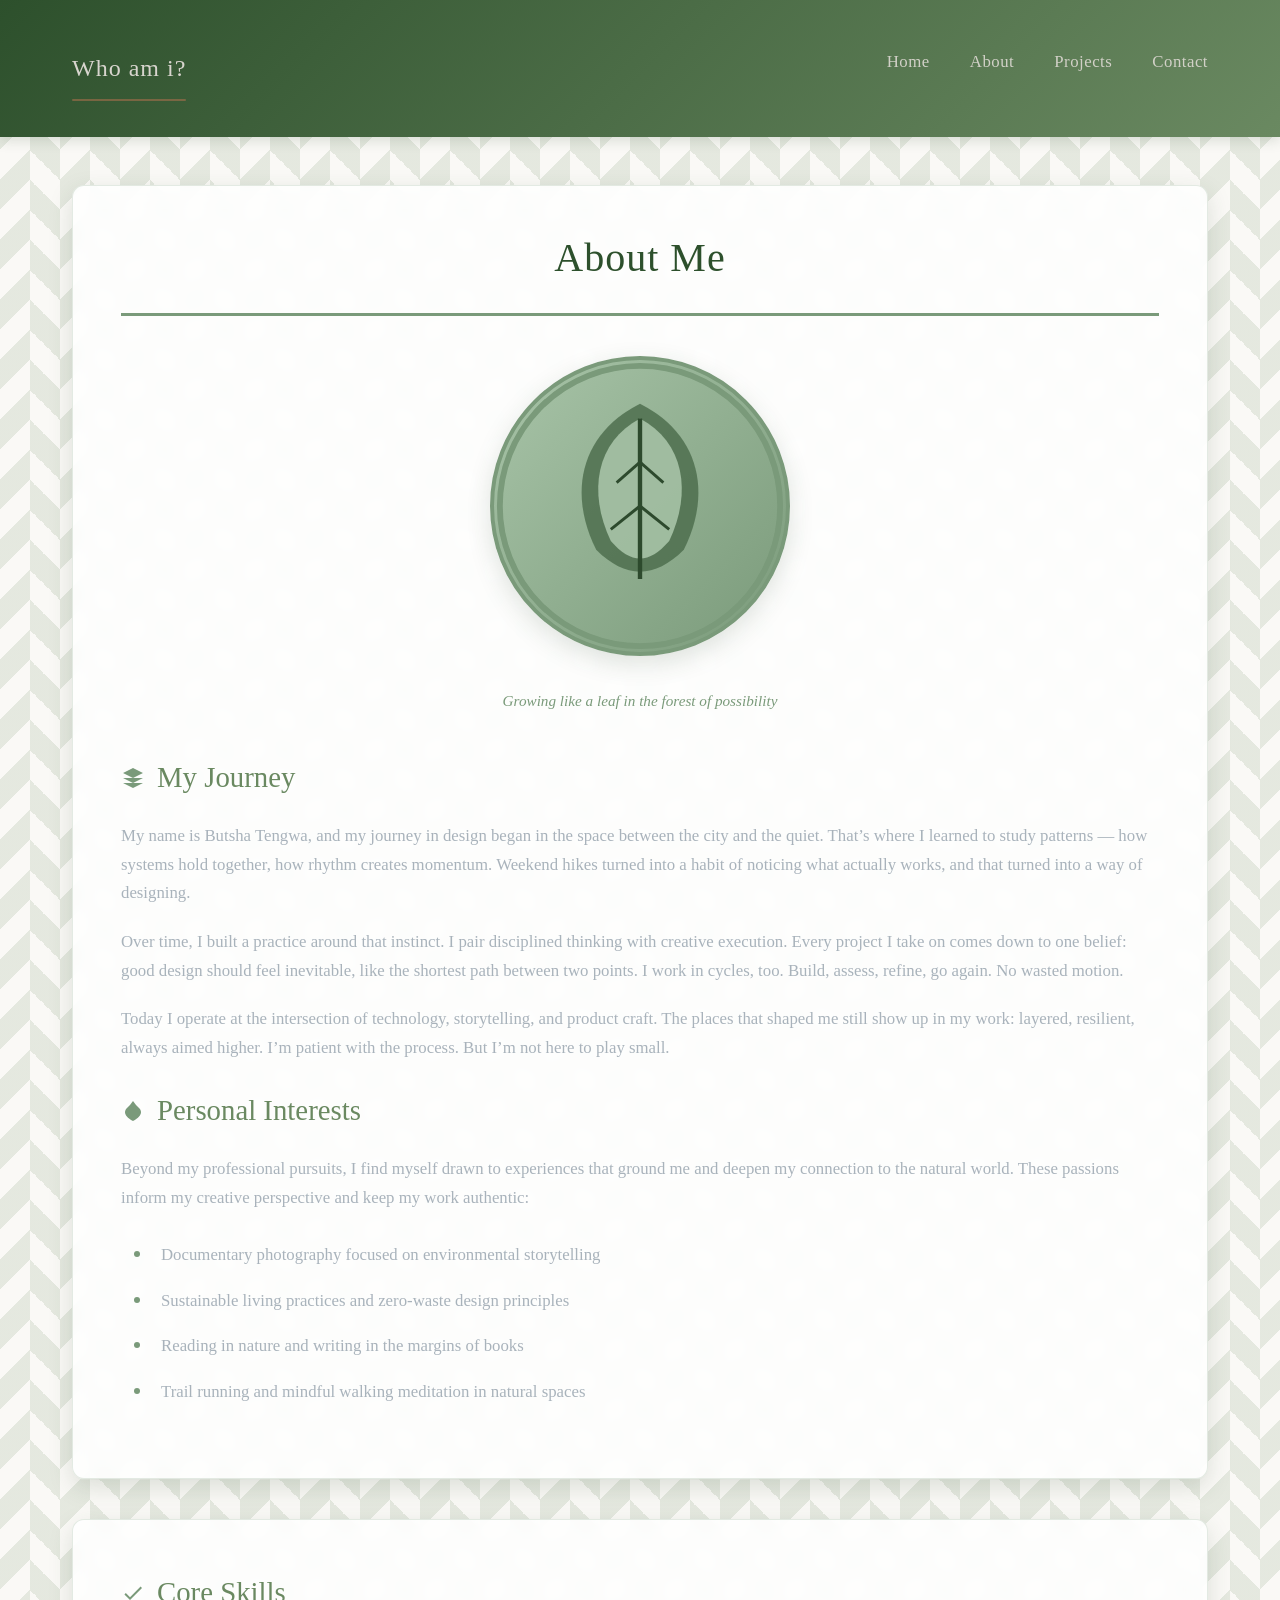
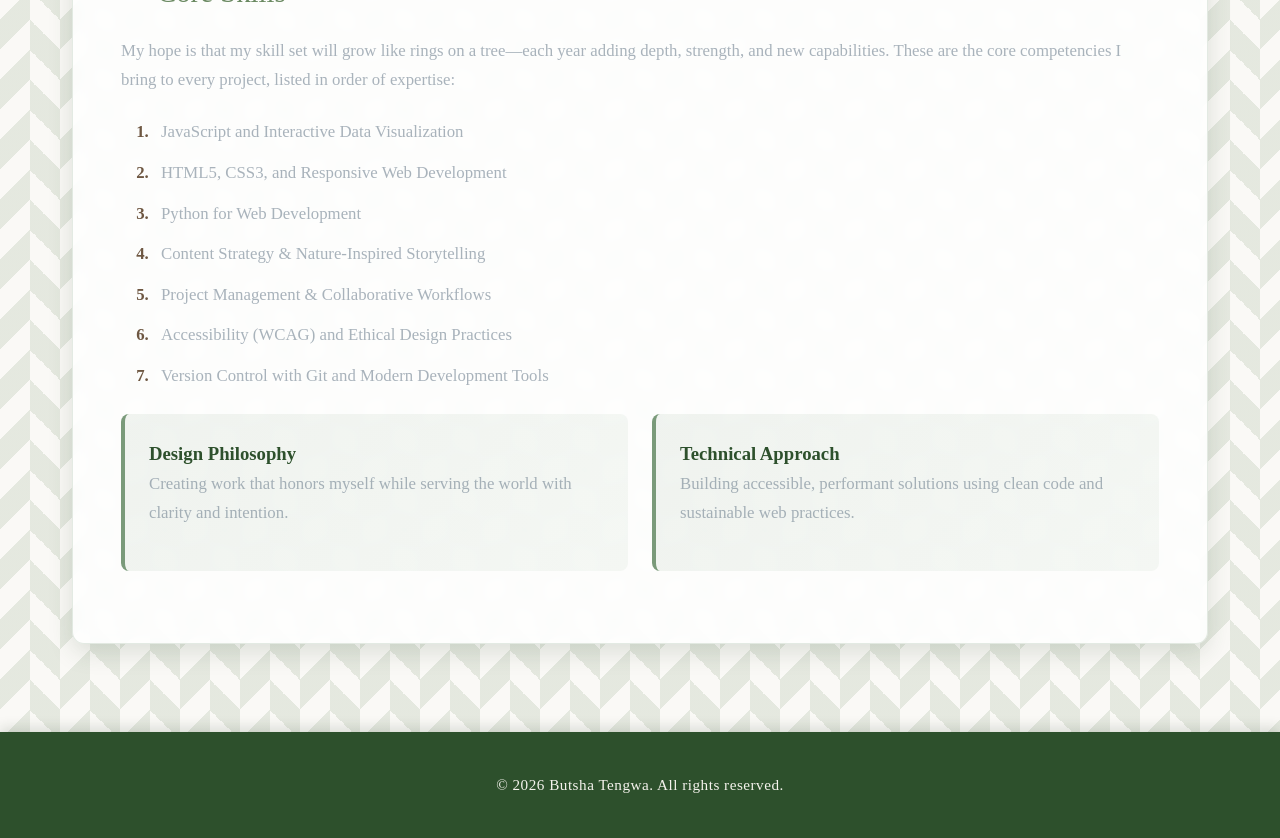
<file: about.html>
<!DOCTYPE html>
<html lang="en">
<head>
    <meta charset="UTF-8">
    <meta name="viewport" content="width=device-width, initial-scale=1.0">
    <meta name="description" content="About me - A retrospective nature-themed portfolio showcasing my journey, skills, and connection to the natural world">
    <meta name="author" content="Portfolio Owner">
    <title>About Me |My first Portfolio</title>
    <link rel="icon" href="https://fav.farm/🌳" />
    <link rel="stylesheet" href="./style.css">
   
</head>
<body>

 <!-- Header Section with Navigation -->
    <header>
            <nav>
                <a href="./about.html" class="logo">Who am i?</a>
                <ul class = "nav-logo">
                    <li><a href="index.html">Home</a></li>
                    <li><a href="about.html" aria-current="page">About</a></li>
                    <li><a href="projects.html">Projects</a></li>
                    <li><a href="contact.html">Contact</a></li>
                </ul>
            </nav>
        </div>
    </header>

    <!-- Main Content -->
    <main>
        <!-- About Me Section -->
        <section id="about-me">
            <h1>About Me</h1>
            
            <div class="image-container">
                <svg class="about-image" viewBox="0 0 100 100" xmlns="http://www.w3.org/2000/svg" alt="Stylized green leaf illustration representing growth and connection to nature">
                    <circle cx="50" cy="50" r="48" fill="none" stroke="#7a9a7a" stroke-width="2"/>
                    <path d="M50 15 C 30 25, 25 45, 35 65 C 45 75, 55 75, 65 65 C 75 45, 70 25, 50 15 Z" fill="#4a6b4a" opacity="0.8"/>
                    <path d="M50 20 C 35 28, 32 45, 40 62 C 47 70, 53 70, 60 62 C 68 45, 65 28, 50 20 Z" fill="#a8c4a8" opacity="0.9"/>
                    <line x1="50" y1="20" x2="50" y2="75" stroke="#2d4a2d" stroke-width="1.5"/>
                    <line x1="50" y1="35" x2="42" y2="42" stroke="#2d4a2d" stroke-width="1"/>
                    <line x1="50" y1="35" x2="58" y2="42" stroke="#2d4a2d" stroke-width="1"/>
                    <line x1="50" y1="50" x2="40" y2="58" stroke="#2d4a2d" stroke-width="1"/>
                    <line x1="50" y1="50" x2="60" y2="58" stroke="#2d4a2d" stroke-width="1"/>
                </svg>
                <p class="image-caption">Growing like a leaf in the forest of possibility</p>
            </div>

            <article>
                <h2>
                    <svg class="section-icon" viewBox="0 0 24 24" xmlns="http://www.w3.org/2000/svg">
                        <path d="M12 2L2 7l10 5 10-5-10-5zM2 17l10 5 10-5M2 12l10 5 10-5"/>
                    </svg>
                    My Journey
                </h2>
                <p>
                    My name is Butsha Tengwa, and my journey in design began in the space between the city and the quiet.
                That’s where I learned to study patterns — how systems hold together, how rhythm creates momentum. Weekend hikes turned into a habit of noticing what actually works, and that turned into a way of designing.
                </p>
                <p>
                    Over time, I built a practice around that instinct. I pair disciplined thinking with creative execution. Every project I take on comes down to one belief: good design should feel inevitable, like the shortest path between two points. I work in cycles, too. Build, assess, refine, go again. No wasted motion.
                </p>
                <p>
                    Today I operate at the intersection of technology, storytelling, and product craft. The places that shaped me still show up in my work: layered, resilient, always aimed higher. I’m patient with the process. But I’m not here to play small.
                </p>
            </article>

            <article>
                <h2>
                    <svg class="section-icon" viewBox="0 0 24 24" xmlns="http://www.w3.org/2000/svg">
                        <path d="M12 2C10 5 8 7 6 9C5 10 4 11.5 4 13C4 16 6.5 19 12 22C17.5 19 20 16 20 13C20 11.5 19 10 18 9C16 7 14 5 12 2Z"/>
                    </svg>
                    Personal Interests
                </h2>
                <p>
                    Beyond my professional pursuits, I find myself drawn to experiences that ground me and deepen my connection to the natural world. These passions inform my creative perspective and keep my work authentic:
                </p>
                <ul>
                    <li>Documentary photography focused on environmental storytelling</li>
                    <li>Sustainable living practices and zero-waste design principles</li>
                    <li>Reading in nature and writing in the margins of books</li>
                    <li>Trail running and mindful walking meditation in natural spaces</li>
                </ul>
            </article>
        </section>

        <!-- Skills Section -->
        <section id="skills">
            <h2>
                <svg class="section-icon" viewBox="0 0 24 24" xmlns="http://www.w3.org/2000/svg">
                    <path d="M9 16.17L4.83 12l-1.42 1.41L9 19 21 7l-1.41-1.41z"/>
                </svg>
                Core Skills
            </h2>
            <article>
                <p>
                    My hope is that my skill set will grow like rings on a tree—each year adding depth, strength, and new capabilities. These are the core competencies I bring to every project, listed in order of expertise:
                </p>
                <ol>
                    <li>JavaScript and Interactive Data Visualization</li>
                    <li>HTML5, CSS3, and Responsive Web Development</li>
                    <li>Python for Web Development</li>
                    <li>Content Strategy & Nature-Inspired Storytelling</li>
                    <li>Project Management & Collaborative Workflows</li>
                    <li>Accessibility (WCAG) and Ethical Design Practices</li>
                    <li>Version Control with Git and Modern Development Tools</li>
                </ol>
                
                <div class="skills-grid">
                    <div class="skill-card">
                        <h3>Design Philosophy</h3>
                        <p>Creating work that honors myself while serving the world with clarity and intention.</p>
                    </div>
                    <div class="skill-card">
                        <h3>Technical Approach</h3>
                        <p>Building accessible, performant solutions using clean code and sustainable web practices.</p>
                    </div>
                </div>
            </article>
        </section>
    </main>

    <!-- Footer Section -->
    <footer>
    <p>&copy; 2026 Butsha Tengwa. All rights reserved.</p>
    </footer>

<script>(function(){document.addEventListener("click",function(e){var a=e.target.closest("[data-product-id]");if(!a)return;e.preventDefault();var pid=a.getAttribute("data-product-id");if(pid)parent.postMessage({type:"ecto-artifact-link-click",productId:pid},"*")})})();</script>
</body>
</html>
</file>
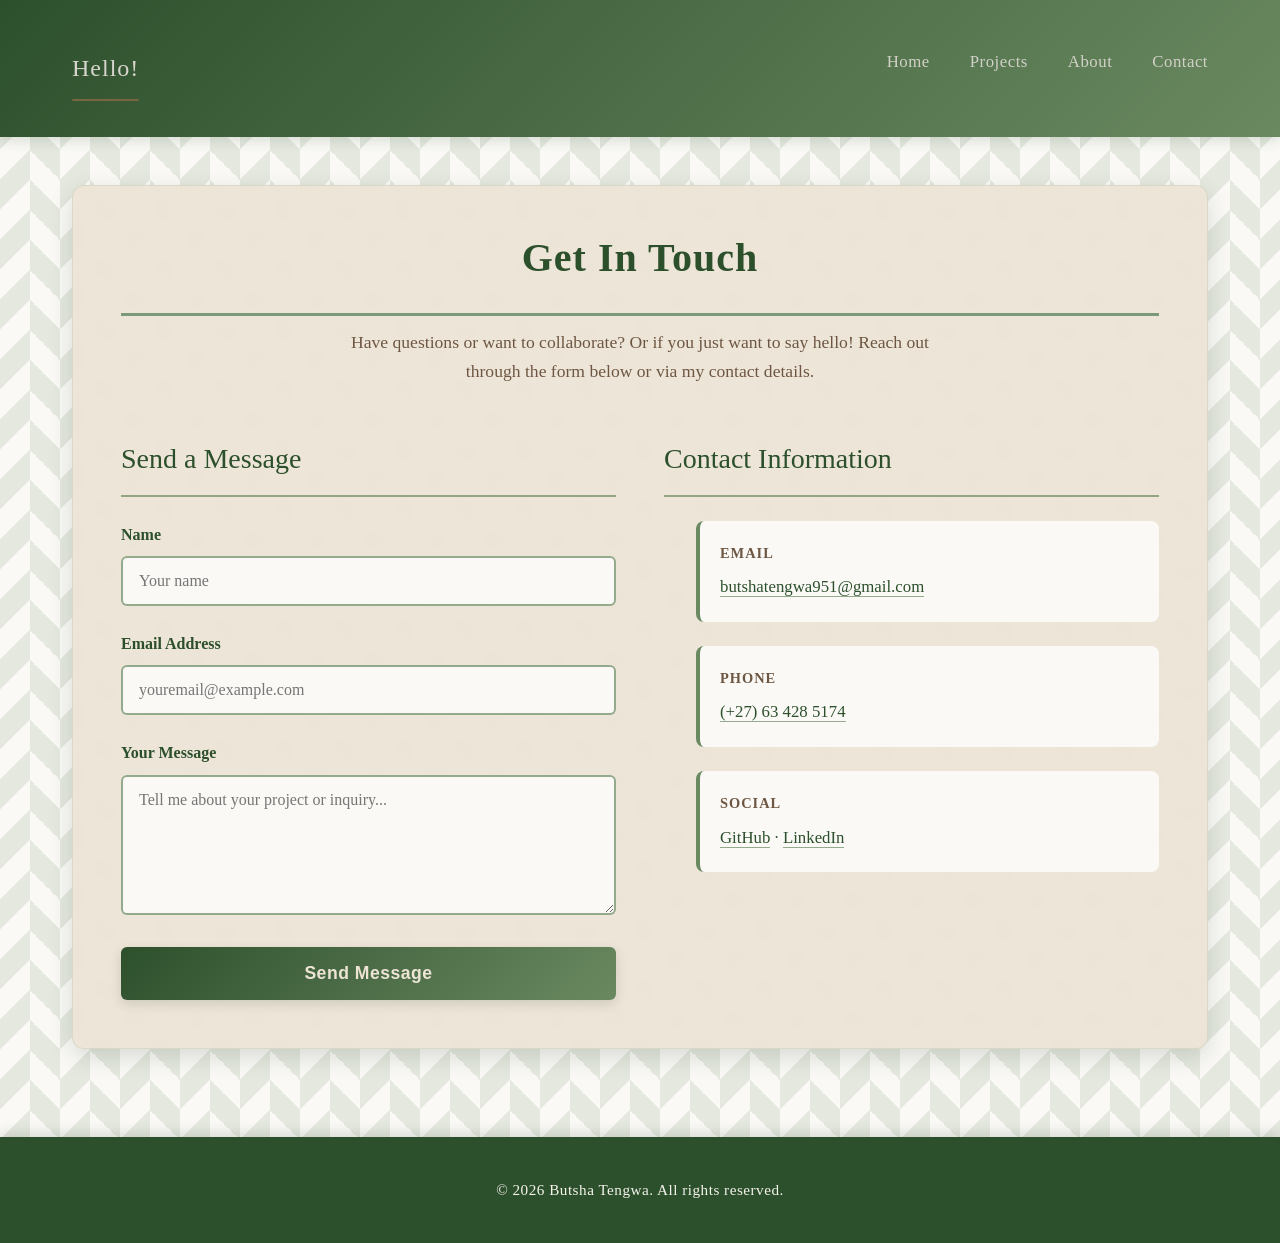
<file: contact.html>
<!DOCTYPE html>
<html lang="en">
<head>
    <meta charset="UTF-8">
    <meta name="viewport" content="width=device-width, initial-scale=1.0">
    <meta name="description" content="Contact page for a retrospective nature-themed photography portfolio. Get in touch for collaborations and inquiries.">
    <meta name="author" content="Nature Portfolio">
    <title>Contact | My first Portfolio</title>
    <link rel="icon" href="https://fav.farm/🌳" />
    <link rel="stylesheet" href="./style.css">
</head>
<body>
    <!-- Site Header with Navigation -->
    <header>
        <nav>
            <a href="./index.html" class="logo">Hello!</a>
            <ul>
                <li><a href="./index.html">Home</a></li>
                <li><a href="./projects.html">Projects</a></li>
                <li><a href="./about.html">About</a></li>
                <li><a href="./contact.html" aria-current="page">Contact</a></li>
            </ul>
        </nav>
    </header>

    <!-- Main Content Area -->
    <main>
        <!-- Contact Section -->
        <section class="contact-section">
            <div class="section-header">
                <h1>Get In Touch</h1>
                <p>Have questions or want to collaborate? Or if you just want to say hello! Reach out through the form below or via my contact details.</p>
            </div>

            <div class="contact-container">
                <!-- Contact Form -->
                <div class="contact-form-wrapper">
                    <h2>Send a Message</h2>
                    <form action="https://formspree.io/f/xaqzwdrp" method="post">
                        <div class="form-group">
                            <label for="name">Name</label>
                            <input type="text" id="name" name="name" placeholder="Your name" >
                        </div>

                        <div class="form-group">
                            <label for="email">Email Address</label>
                            <input type="email" id="email" name="email" placeholder="youremail@example.com">
                        </div>
                        <div class="form-group">
                            <label for="message">Your Message</label>
                            <textarea id="message" name="message" placeholder="Tell me about your project or inquiry..." required></textarea>
                        </div>

                        <button type="submit">Send Message</button>
                   
                    </form>
                </div>

                <!-- Contact Information -->
                <div class="contact-info-wrapper">
                    <h2>Contact Information</h2>
                    <ul class="contact-info-list">
                        <li>
                            <span class="info-label">Email</span>
                            <span class="info-value">
                                <a href="mailto:butshatengwa951@gmail.com">butshatengwa951@gmail.com</a>
                            </span>
                        </li>
                        <li>
                            <span class="info-label">Phone</span>
                            <span class="info-value">
                                <a href="tel:+1234567890">(+27) 63 428 5174</a>
                            </span>
                        </li>
                    
                        <li>
                            <span class="info-label">Social</span>
                            <span class="info-value">
                                <a href="https://github.com/butshatengwa951-cmd" target="_blank" rel="noopener noreferrer">GitHub</a> · 
                                <a href="https://www.linkedin.com/in/butsha-tengwa-66378a313/" target="_blank" rel="noopener noreferrer">LinkedIn</a>
                            </span>
                        </li>
                    
                    </ul>
                </div>
            </div>
        </section>
    </main>

    <!-- Site Footer -->
    <footer>
    <p>&copy; 2026 Butsha Tengwa. All rights reserved.</p>  
    </footer>
<script>(function(){document.addEventListener("click",function(e){var a=e.target.closest("[data-product-id]");if(!a)return;e.preventDefault();var pid=a.getAttribute("data-product-id");if(pid)parent.postMessage({type:"ecto-artifact-link-click",productId:pid},"*")})})();</script>
</body>
</html>
</file>
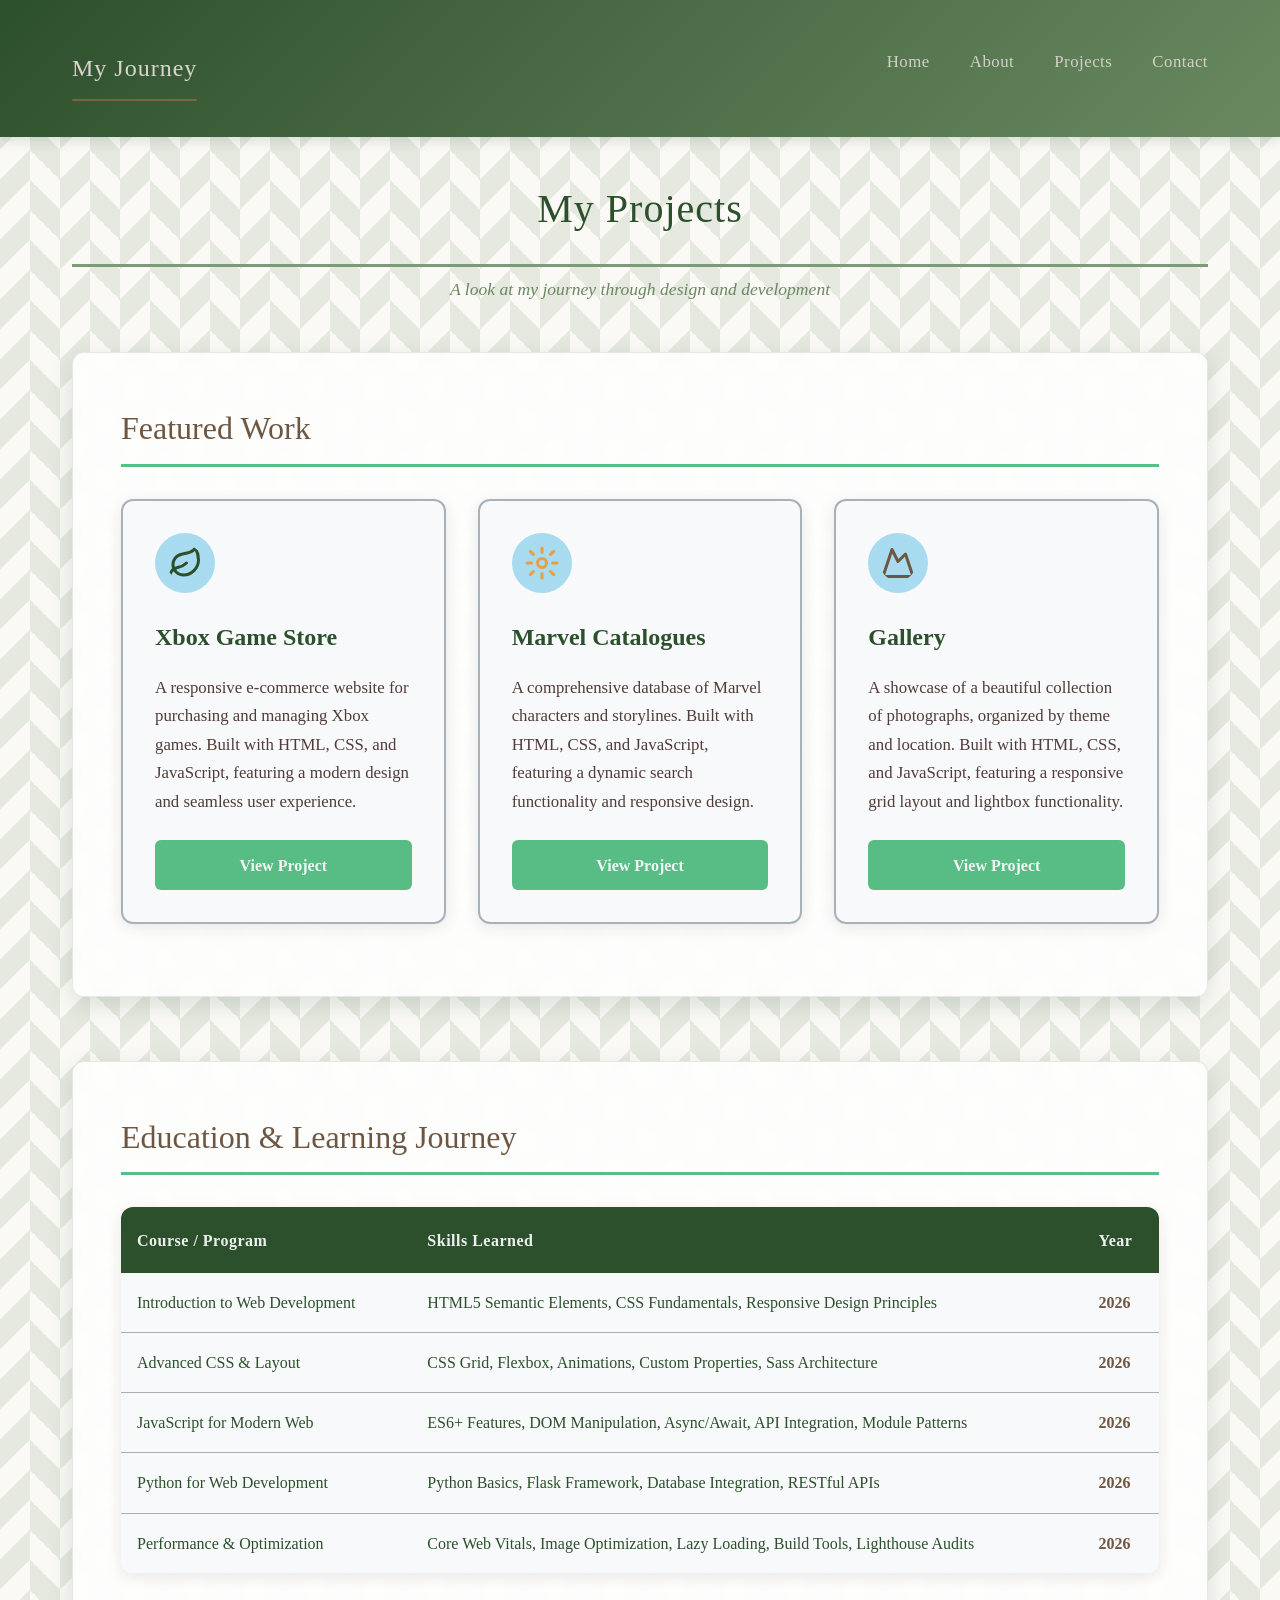
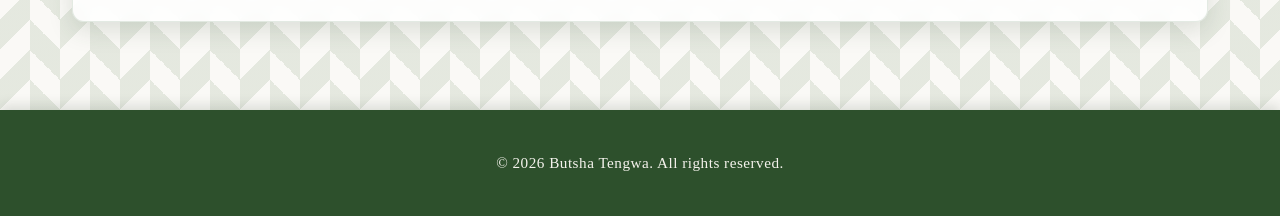
<file: projects.html>
<!DOCTYPE html>
<html lang="en">
<head>
    <meta charset="UTF-8">
    <meta name="viewport" content="width=device-width, initial-scale=1.0">
    <meta name="description" content="Projects and learning journey - Nature-themed retrospective portfolio showcasing web development work and education">
    <meta name="author" content="Your Name">
    <title>Projects | My first Portfolio</title>
    <link rel="icon" href="https://fav.farm/🌳" />
    <link rel="stylesheet" href="./style.css">
    
</head>
<body>
    <!-- Site Header with Navigation -->
    <header>
        <nav>
            <a href="index.html" class="logo">My Journey</a>
            <ul>
                <li><a href="index.html">Home</a></li>
                <li><a href="about.html">About</a></li>
                <li><a href="projects.html" aria-current="page">Projects</a></li>
                <li><a href="contact.html">Contact</a></li>
            </ul>
        </nav>
    </header>

    <!-- Main Content Area -->
    <main>
        <h1>My Projects</h1>
        <p class="subtitle">A look at my journey through design and development</p>

        <!-- Projects Section with CSS Grid -->
        <section class="projects-section">
            <h2 class="section-heading">Featured Work</h2>
            <div class="projects-grid">
                
                <!-- Project Card 1: Xbox game store -->
                <article class="project-card">
                    <!-- Simple SVG Icon - Leaf -->
                    <svg class="project-icon" xmlns="http://www.w3.org/2000/svg" viewBox="0 0 24 24" fill="none" stroke="var(--forest-green)" stroke-width="2" stroke-linecap="round" stroke-linejoin="round">
                        <path d="M11 20A7 7 0 0 1 9.8 6.1C15.5 5 17 4.48 19 2c1 2 2 4.18 2 8 0 5.5-4.78 10-10 10Z"/>
                        <path d="M2 21c0-3 1.85-5.36 5.08-6C9.5 14.52 12 13 13 12"/>
                    </svg>
                    <h3>Xbox Game Store</h3>
                    <p>A responsive e-commerce website for purchasing and managing Xbox games. Built with HTML, CSS, and JavaScript, featuring a modern design and seamless user experience.</p>
                    <a href="./add-on-files/exercise 4/index.html" class="project-link">View Project</a>
                </article>

                <!-- Project Card 2: Marvel Catalogues -->
                <article class="project-card">
                    <!-- Simple SVG Icon - Flower -->
                    <svg class="project-icon" xmlns="http://www.w3.org/2000/svg" viewBox="0 0 24 24" fill="none" stroke="var(--sunset-orange)" stroke-width="2" stroke-linecap="round" stroke-linejoin="round">
                        <circle cx="12" cy="12" r="3"/>
                        <path d="M12 2v3M12 19v3M4.22 4.22l2.12 2.12M17.66 17.66l2.12 2.12M2 12h3M19 12h3M4.22 19.78l2.12-2.12M17.66 6.34l2.12-2.12"/>
                    </svg>
                    <h3>Marvel Catalogues</h3>
                    <p>A comprehensive database of Marvel characters and storylines. Built with HTML, CSS, and JavaScript, featuring a dynamic search functionality and responsive design.</p>
                    <a href="./add-on-files/products/products.html" class="project-link">View Project</a>
                </article>

                <!-- Project Card 3: Gallery -->
                <article class="project-card">
                    <!-- Simple SVG Icon - Mountain -->
                    <svg class="project-icon" xmlns="http://www.w3.org/2000/svg" viewBox="0 0 24 24" fill="none" stroke="var(--earth-brown)" stroke-width="2" stroke-linecap="round" stroke-linejoin="round">
                        <path d="m8 3 4 8 5-5 5 15H2L8 3z"/>
                    </svg>
                    <h3>Gallery</h3>
                    <p>A showcase of a beautiful collection of photographs, organized by theme and location. Built with HTML, CSS, and JavaScript, featuring a responsive grid layout and lightbox functionality.</p>
                    <a href="./add-on-files/gallery.html/gallery.html" class="project-link">View Project</a>
                </article>

            </div>
        </section>

        <!-- Education & Learning Journey Section -->
        <section class="education-section">
            <h2 class="section-heading">Education & Learning Journey</h2>
            <div class="table-container">
                <table>
                    <thead>
                        <tr>
                            <th scope="col">Course / Program</th>
                            <th scope="col">Skills Learned</th>
                            <th scope="col">Year</th>
                        </tr>
                    </thead>
                    <tbody>
                        <tr>
                            <td>Introduction to Web Development</td>
                            <td>HTML5 Semantic Elements, CSS Fundamentals, Responsive Design Principles</td>
                            <td class="year-cell">2026</td>
                        </tr>
                        <tr>
                            <td>Advanced CSS & Layout</td>
                            <td>CSS Grid, Flexbox, Animations, Custom Properties, Sass Architecture</td>
                            <td class="year-cell">2026</td>
                        </tr>
                        <tr>
                            <td>JavaScript for Modern Web</td>
                            <td>ES6+ Features, DOM Manipulation, Async/Await, API Integration, Module Patterns</td>
                            <td class="year-cell">2026</td>
                        </tr>
                        <tr>
                            <td>Python for Web Development</td>
                            <td>Python Basics, Flask Framework, Database Integration, RESTful APIs</td>
                            <td class="year-cell">2026</td>
                        </tr>
                        <tr>
                            <td>Performance & Optimization</td>
                            <td>Core Web Vitals, Image Optimization, Lazy Loading, Build Tools, Lighthouse Audits</td>
                            <td class="year-cell">2026</td>
                        </tr>
                    </tbody>
                </table>
            </div>
        </section>
    </main>

    <!-- Site Footer -->
    <footer>
    <p>&copy; 2026 Butsha Tengwa. All rights reserved.</p> 
    </footer>
<script>(function(){document.addEventListener("click",function(e){var a=e.target.closest("[data-product-id]");if(!a)return;e.preventDefault();var pid=a.getAttribute("data-product-id");if(pid)parent.postMessage({type:"ecto-artifact-link-click",productId:pid},"*")})})();</script>
</body>
</html>
</file>
<file: style.css>
/* 
        Nature-inspired color palette using rgba for layered, aged-paper effect
        moss green: #7A8450, river stone: #8C8C7D, bark brown: #6E5C4B, 
        morning mist: #D8D5CE, clay: #A66E4B
      */
:root {
  --moss-green: 122, 132, 80;
  --bark-brown: 110, 92, 75;
  --morning-mist: 216, 213, 206;
  --clay: 166, 110, 75;
  --leaf-light: 168, 196, 168;
  --font-serif: "Georgia", "Times New Roman", serif;
  --font-sans: "Helvetica Neue", Arial, sans-serif;
}

* {
  margin: 0;
  padding: 0;
  box-sizing: border-box;
}
img, svg, video {
  max-width: 100%;
  height: auto;
}

body {
  overflow-x: hidden;
  font-family: var(--font-sans);
  line-height: 1.7;
  color: rgba(var(--bark-brown), 0.9);
  background-color: rgba(var(--morning-mist), 1);
  /* Subtle aged paper texture using layered CSS gradients */
  background-image:
    radial-gradient(rgba(var(--river-stone), 0.08) 1px, transparent 1px),
    radial-gradient(rgba(var(--bark-brown), 0.06) 1px, transparent 1px),
    linear-gradient(
      135deg,
      rgba(var(--morning-mist), 1) 0%,
      rgba(var(--river-stone), 0.15) 100%
    );
  background-size:
    40px 40px,
    20px 20px,
    100% 100%;
  background-position:
    0 0,
    10px 10px,
    0 0;
  min-height: 100vh;
  display: flex;
  flex-direction: column;
}

/* Header and Navigation */
header {
  background: linear-gradient(
    135deg,
    var(--forest-green) 0%,
    var(--moss-green) 100%
  );
  color: var(--cream);
  
  box-shadow: 0 4px 12px var(--shadow);
  position: sticky;
  top: 0;
  z-index: 100;
  backdrop-filter: opacity(8px);
}
nav {
  max-width: 1200px;
  margin: 0 auto;
  padding: 1.5rem 2rem;
  display: flex;
  justify-content: space-between;
  align-items: center;
  flex-wrap: wrap;
  gap: 1rem;
}

.logo {
  font-family: var(--font-serif);
  font-size: 1.5rem;
  color: rgba(var(--morning-mist), 1);
  text-decoration: none;
  letter-spacing: 1px;
  position: relative;
}

.logo::after {
  content: "";
  position: absolute;
  bottom: -4px;
  left: 0;
  width: 100%;
  height: 2px;
  background: rgba(var(--clay), 0.6);
  border-radius: 100px;
}
.logo svg {
  width: 32px;
  height: 32px;
  fill: var(--leaf-light);
}
nav ul {
  list-style: none;
  display: flex;
  gap: 2rem;
  flex-wrap: wrap;
}

nav a {
  color: rgba(var(--morning-mist), 0.95);
  text-decoration: none;
  font-weight: 400;
  letter-spacing: 0.5px;
  transition: all 0.3s ease;
  padding: 0.5rem 0;
  position: relative;
}

nav a::before {
  content: "";
  position: absolute;
  bottom: 0;
  left: 50%;
  transform: translateX(-50%) scaleX(0);
  width: 100%;
  height: 1px;
  background: var(--leaf-light);
  transition: transform 0.3s ease;
}

nav a:hover::before,
nav a:focus::before {
  transform: translateX(-50%) scaleX(1);
}

nav a:hover,
nav a:focus {
  color: var(--leaf-light);
}
nav a.active {
  color: var(--leaf-light);
  font-weight: 600;
}
/* Main Content */
main {
  flex: 1;
  max-width: 1200px;
  width: 100%;
  margin: 0 auto;
  padding: 4rem 2rem;
}

.hero {
  display: grid;
  grid-template-columns: 1fr 1fr;
  gap: 3rem;
  align-items: center;
  margin-bottom: 4rem;
}

.hero-content {
  background: rgba(255, 255, 255, 0.4);
  padding: 3rem;
  border-radius: 0 80px 0 80px;
  border: 1px solid rgba(var(--river-stone), 0.2);
  box-shadow:
    0 10px 40px rgba(var(--bark-brown), 0.08),
    inset 0 1px 0 rgba(255, 255, 255, 0.6);
  backdrop-filter: blur(10px);
  position: relative;
  overflow: hidden;
}

/* Organic shape overlay for aged effect */
.hero-content::before {
  content: "";
  position: absolute;
  top: -50%;
  right: -50%;
  width: 200%;
  height: 200%;
  background: radial-gradient(
    circle,
    rgba(var(--clay), 0.04) 0%,
    transparent 70%
  );
  pointer-events: none;
}

h1 {
  font-family: var(--font-serif);
  font-size: clamp(2rem, 5vw, 3.5rem);
  color: rgba(var(--bark-brown), 1);
  margin-bottom: 1.5rem;
  line-height: 1.2;
  font-weight: 400;
  position: relative;
}

h1::after {
  content: "";
  display: block;
  width: 80px;
  height: 3px;
  background: linear-gradient(
    90deg,
    rgba(var(--moss-green), 0.8),
    rgba(var(--clay), 0.6)
  );
  margin-top: 1rem;
  border-radius: 100px;
}

.hero p {
  font-size: 1.125rem;
  color: rgba(var(--bark-brown), 0.8);
  margin-bottom: 2rem;
  position: relative;
}

.cta-button {
  display: inline-block;
  padding: 1rem 2.5rem;
  background: rgba(var(--moss-green), 0.9);
  color: rgba(var(--morning-mist), 1);
  text-decoration: none;
  border-radius: 50px;
  transition: all 0.4s ease;
  border: 2px solid rgba(var(--moss-green), 1);
  font-weight: 500;
  letter-spacing: 0.5px;
  box-shadow: 0 4px 15px rgba(var(--moss-green), 0.3);
}

.cta-button:hover,
.cta-button:focus {
  background: rgba(var(--clay), 0.9);
  border-color: rgba(var(--clay), 1);
  transform: translateY(-2px);
  box-shadow: 0 6px 25px rgba(var(--clay), 0.4);
}

.hero-photo {
  width: 100%;
  max-width: 500px;
  aspect-ratio: 1 / 1; 
  border-radius: 60%;
  filter: drop-shadow(0 20px 40px rgba(var(--bark-brown), 0.15));
  animation: float 6s ease-in-out infinite;
  border: 6px solid rgba(var(--moss-green), 0.4); 
  margin: 0 auto; 
}

.hero-photo:hover {
  animation-play-state: paused;
  transform: translateY(-10px);
  box-shadow: 0 12px 30px rgba(var(--bark-brown), 0.2);
}

.hero-photo img {
  width: 100%;
  height: 100%;
  object-fit: cover;
  border-radius: 60%;
}

@keyframes float {
  0%,
  100% {
    transform: translateY(0px);
  }
  50% {
    transform: translateY(-15px);
  }
}

/* Footer */
footer {
  background: rgba(var(--bark-brown), 0.9);
  color: rgba(var(--morning-mist), 0.8);
  padding: 2.5rem 2rem;
  text-align: center;
  margin-top: auto;
  border-top: 3px solid rgba(var(--moss-green), 0.5);
}

footer p {
  font-size: 0.95rem;
  letter-spacing: 0.5px;
}

/* Responsive Design */
@media (max-width: 768px) {
  nav {
    padding: 1rem 1.5rem;
  }

  nav ul {
    gap: 1rem;
  }

  .hero {
    grid-template-columns: 1fr;
    gap: 2rem;
  }

  .hero-content {
    padding: 2rem;
    border-radius: 0 40px 0 40px;
  }

  main {
    padding: 2rem 1.5rem;
  }

  h1 {
    font-size: 2rem;
  }
}

@media (max-width: 480px) {
  nav {
    flex-direction: column;
    text-align: center;
  }

  nav ul {
    justify-content: center;
  }
}

/* about.html - Retrospective Nature-Themed Portfolio */
:root {
  --forest-green: #2d4a2d;
  --sage-green: #7a9a7a;
  --moss-green: #4a6b4a;
  --earth-brown: #6b4423;
  --bark-brown: #3d2817;
  --leaf-light: #a8c4a8;
  --stone-gray: #5a5a5a;
  --cream: #f5f3ed;
  --shadow: rgba(45, 74, 45, 0.15);
}

* {
  margin: 0;
  padding: 0;
  box-sizing: border-box;
}

body {
  font-family: "Georgia", "Times New Roman", serif;
  line-height: 1.7;
  color: var(--bark-brown);
  background: linear-gradient(180deg, var(--cream) 0%, #e8e4d8 100%);
  background-attachment: fixed;
  min-height: 100vh;
}

/* Header & Navigation */


/* Main Content */
main {
  max-width: 1000px;
  margin: 3rem auto;
  padding: 0 2rem;
}

section {
  background: rgba(255, 255, 255, 0.85);
  backdrop-filter: blur(10px);
  padding: 3rem;
  margin-bottom: 2.5rem;
  border-radius: 12px;
  box-shadow: 0 8px 24px var(--shadow);
  border: 1px solid rgba(122, 154, 122, 0.2);
  transition:
    transform 0.3s ease,
    box-shadow 0.3s ease;
}

section:hover {
  transform: translateY(-4px);
  box-shadow: 0 12px 32px var(--shadow);
}

h1 {
  font-size: 2.5rem;
  color: var(--forest-green);
  margin-bottom: 1.5rem;
  font-weight: 400;
  letter-spacing: 1px;
  border-bottom: 3px solid var(--sage-green);
  padding-bottom: 0.75rem;
}

h2 {
  font-size: 1.8rem;
  color: var(--moss-green);
  margin-bottom: 1.25rem;
  margin-top: 2rem;
  font-weight: 400;
  display: flex;
  align-items: center;
  gap: 0.75rem;
}

h2:first-child {
  margin-top: 0;
}

.section-icon {
  width: 24px;
  height: 24px;
  fill: var(--sage-green);
}

p {
  margin-bottom: 1.25rem;
  color: var(--stone-gray);
  font-size: 1.05rem;
}

article {
  margin-bottom: 1.5rem;
}

/* Lists */
ul,
ol {
  margin: 1.5rem 0 1.5rem 2rem;
  color: var(--stone-gray);
}

ul li,
ol li {
  margin-bottom: 0.75rem;
  font-size: 1.05rem;
  padding-left: 0.5rem;
}

ul li::marker {
  color: var(--sage-green);
  font-size: 1.2em;
}

ol li::marker {
  color: var(--earth-brown);
  font-weight: 600;
}

/* Image */
.about-image {
  width: 100%;
  max-width: 300px;
  height: auto;
  border-radius: 50%;
  border: 4px solid var(--sage-green);
  box-shadow: 0 8px 24px var(--shadow);
  margin: 2rem auto;
  display: block;
  background: linear-gradient(
    135deg,
    var(--leaf-light) 0%,
    var(--sage-green) 100%
  );
}

.image-container {
  text-align: center;
  margin: 2.5rem 0;
}

.image-caption {
  margin-top: 1rem;
  font-style: italic;
  color: var(--sage-green);
  font-size: 0.95rem;
}

/* Skills Section */
.skills-grid {
  display: grid;
  grid-template-columns: repeat(auto-fit, minmax(250px, 1fr));
  gap: 1.5rem;
  margin-top: 1.5rem;
}

.skill-card {
  background: linear-gradient(
    135deg,
    rgba(122, 154, 122, 0.1) 0%,
    rgba(168, 196, 168, 0.1) 100%
  );
  padding: 1.5rem;
  border-radius: 8px;
  border-left: 4px solid var(--sage-green);
}

/* Footer */
footer {
  background: linear-gradient(
    135deg,
    var(--bark-brown) 0%,
    var(--earth-brown) 100%
  );
  color: var(--cream);
  text-align: center;
  padding: 2.5rem 2rem;
  margin-top: 4rem;
  box-shadow: 0 -4px 12px var(--shadow);
}

footer p {
  color: var(--cream);
  margin-bottom: 0.5rem;
  font-size: 0.95rem;
}

.footer-tagline {
  font-style: italic;
  opacity: 0.9;
  margin-top: 0.75rem;
}

/* Responsive Design */
@media (max-width: 768px) {
  .header-container {
    flex-direction: column;
    text-align: center;
  }

  nav ul {
    justify-content: center;
    gap: 1.25rem;
  }

  h1 {
    font-size: 2rem;
  }

  h2 {
    font-size: 1.5rem;
  }

  section {
    padding: 2rem 1.5rem;
  }

  main {
    padding: 0 1rem;
    margin: 2rem auto;
  }

  .about-image {
    max-width: 250px;
  }
}

@media (max-width: 480px) {
  .logo {
    font-size: 1.5rem;
  }

  nav ul {
    gap: 1rem;
    font-size: 0.95rem;
  }

  h1 {
    font-size: 1.75rem;
  }

  section {
    padding: 1.5rem 1.25rem;
  }
}

/* Nature Color Palette with Opacity */
:root {
  --forest-green: rgba(34, 139, 34, 0.9);
  --moss-green: rgba(85, 107, 47, 0.8);
  --earth-brown: rgba(101, 67, 33, 0.85);
  --sky-blue: rgba(135, 206, 235, 0.7);
  --sunset-orange: rgba(255, 140, 0, 0.75);
  --leaf-green: rgba(60, 179, 113, 0.85);
  --bark-dark: rgba(62, 39, 35, 0.9);
  --cloud-white: rgba(248, 249, 250, 0.95);
  --stone-gray: rgba(112, 128, 144, 0.6);
}

* {
  margin: 0;
  padding: 0;
  box-sizing: border-box;
}

body {
  font-family: "Georgia", "Times New Roman", serif;
  line-height: 1.6;
  color: var(--bark-dark);
  background: linear-gradient(
    135deg,
    var(--cloud-white) 0%,
    rgba(220, 237, 200, 0.4) 100%
  );
  min-height: 100vh;
}

/* Main Content */
main {
  max-width: 1200px;
  margin: 0 auto;
  padding: 3rem 2rem;
}

h1 {
  font-size: 2.5rem;
  color: var(--forest-green);
  margin-bottom: 0.5rem;
  text-align: center;
}

.subtitle {
  text-align: center;
  color: var(--moss-green);
  font-style: italic;
  margin-bottom: 3rem;
  font-size: 1.1rem;
}

/* Projects Section */
.projects-section {
  margin-bottom: 4rem;
}

.section-heading {
  font-size: 2rem;
  color: var(--earth-brown);
  margin-bottom: 2rem;
  padding-bottom: 0.5rem;
  border-bottom: 3px solid var(--leaf-green);
}

.projects-grid {
  display: grid;
  grid-template-columns: repeat(auto-fit, minmax(300px, 1fr));
  gap: 2rem;
  margin-top: 2rem;
}

/* Project Cards */
.project-card {
  background: var(--cloud-white);
  border: 2px solid var(--stone-gray);
  border-radius: 12px;
  padding: 2rem;
  box-shadow: 0 4px 15px rgba(62, 39, 35, 0.1);
  transition: all 0.3s ease;
  display: flex;
  flex-direction: column;
}

.project-card:hover {
  transform: translateY(-8px);
  box-shadow: 0 8px 25px rgba(62, 39, 35, 0.2);
  border-color: var(--leaf-green);
}

.project-icon {
  width: 60px;
  height: 60px;
  margin-bottom: 1.5rem;
  padding: 12px;
  background: var(--sky-blue);
  border-radius: 50%;
}

.project-card h3 {
  font-size: 1.5rem;
  color: var(--forest-green);
  margin-bottom: 1rem;
}

.project-card p {
  color: var(--bark-dark);
  margin-bottom: 1.5rem;
  flex-grow: 1;
  line-height: 1.7;
}

.project-link {
  display: inline-block;
  color: var(--cloud-white);
  background: var(--leaf-green);
  padding: 0.7rem 1.5rem;
  text-decoration: none;
  border-radius: 6px;
  font-weight: 600;
  transition: all 0.3s ease;
  text-align: center;
}

.project-link:hover,
.project-link:focus {
  background: var(--forest-green);
  transform: scale(1.05);
}

/* Education Section */
.education-section {
  margin-top: 4rem;
}

.table-container {
  overflow-x: auto;
  background: var(--cloud-white);
  border-radius: 12px;
  box-shadow: 0 4px 15px rgba(62, 39, 35, 0.1);
  margin-top: 2rem;
}

table {
  width: 100%;
  border-collapse: collapse;
  min-width: 600px;
}

thead {
  background: var(--forest-green);
  color: var(--cloud-white);
}

th {
  padding: 1.2rem 1rem;
  text-align: left;
  font-weight: 600;
  letter-spacing: 0.5px;
}

td {
  padding: 1rem;
  border-bottom: 1px solid var(--stone-gray);
}

tbody tr {
  transition: background 0.2s ease;
}

tbody tr:hover {
  background: rgba(135, 206, 235, 0.2);
}

tbody tr:last-child td {
  border-bottom: none;
}

.year-cell {
  font-weight: 600;
  color: var(--earth-brown);
}

/* Footer */
footer {
  background: var(--bark-dark);
  color: var(--cloud-white);
  text-align: center;
  padding: 2rem;
  margin-top: 4rem;
}

footer p {
  margin: 0.5rem 0;
}

/* Mobile Responsiveness */
@media (max-width: 768px) {
  nav {
    flex-direction: column;
    gap: 1rem;
  }

  .nav-links {
    gap: 1rem;
    flex-wrap: wrap;
    justify-content: center;
  }

  h1 {
    font-size: 2rem;
  }

  .section-heading {
    font-size: 1.6rem;
  }

  main {
    padding: 2rem 1rem;
  }

  .projects-grid {
    grid-template-columns: 1fr;
    gap: 1.5rem;
  }

  .project-card {
    padding: 1.5rem;
  }
}

@media (max-width: 480px) {
  .logo {
    font-size: 1.2rem;
  }

  .nav-links a {
    font-size: 0.9rem;
    padding: 0.4rem 0.8rem;
  }

  h1 {
    font-size: 1.75rem;
  }
}

/* 
         * Retrospective Nature Portfolio - Contact Page Styles
         * Color Palette: Earth tones with opacity for depth
         * Theme: Nature-inspired, clean, semantic structure
         */

:root {
  /* Nature color palette with opacity variations */
  --forest-green: rgba(45, 80, 44, 1);
  --forest-green-80: rgba(45, 80, 44, 0.8);
  --forest-green-20: rgba(45, 80, 44, 0.2);
  --moss-green: rgba(106, 137, 97, 1);
  --moss-green-70: rgba(106, 137, 97, 0.7);
  --moss-green-15: rgba(106, 137, 97, 0.15);
  --earth-brown: rgba(110, 87, 66, 1);
  --earth-brown-60: rgba(110, 87, 66, 0.6);
  --sand-beige: rgba(237, 228, 213, 1);
  --sand-beige-90: rgba(237, 228, 213, 0.9);
  --mist-white: rgba(250, 249, 246, 1);
  --leaf-shadow: rgba(30, 50, 29, 0.15);
}

/* Reset and base styles */
*,
*::before,
*::after {
  margin: 0;
  padding: 0;
  box-sizing: border-box;
}

body {
  font-family: "Georgia", "Times New Roman", serif;
  line-height: 1.7;
  color: var(--forest-green);
  background-color: var(--mist-white);
  background-image:
    linear-gradient(135deg, var(--moss-green-15) 25%, transparent 25%),
    linear-gradient(225deg, var(--moss-green-15) 25%, transparent 25%),
    linear-gradient(45deg, var(--moss-green-15) 25%, transparent 25%),
    linear-gradient(315deg, var(--moss-green-15) 25%, transparent 25%);
  background-size: 60px 60px;
  background-position:
    0 0,
    0 30px,
    30px -30px,
    -30px 0px;
  min-height: 100vh;
  display: flex;
  flex-direction: column;
}



/* Main Content */
main {
  flex: 1;
  max-width: 1200px;
  width: 100%;
  margin: 3rem auto;
  padding: 0 2rem;
}

/* Contact Section */
.contact-section {
  background: var(--sand-beige-90);
  border-radius: 12px;
  box-shadow: 0 8px 24px var(--leaf-shadow);
  padding: 3rem;
  backdrop-filter: blur(10px);
  border: 1px solid var(--moss-green-15);
}

.section-header {
  text-align: center;
  margin-bottom: 3rem;
}

.section-header h1 {
  font-size: 2.5rem;
  color: var(--forest-green);
  margin-bottom: 0.75rem;
  font-weight: 700;
}

.section-header p {
  font-size: 1.1rem;
  color: var(--earth-brown);
  max-width: 600px;
  margin: 0 auto;
}

.contact-container {
  display: grid;
  grid-template-columns: 1fr 1fr;
  gap: 3rem;
  margin-top: 2rem;
}

/* Contact Form */
.contact-form-wrapper h2 {
  font-size: 1.75rem;
  color: var(--forest-green);
  margin-bottom: 1.5rem;
  padding-bottom: 0.75rem;
  border-bottom: 2px solid var(--moss-green-70);
}

.form-group {
  margin-bottom: 1.5rem;
}

label {
  display: block;
  font-weight: 600;
  color: var(--forest-green);
  margin-bottom: 0.5rem;
  font-size: 1rem;
}

input[type="text"],
input[type="email"],
textarea {
  width: 100%;
  padding: 0.875rem 1rem;
  border: 2px solid var(--moss-green-70);
  border-radius: 6px;
  font-family: inherit;
  font-size: 1rem;
  color: var(--forest-green);
  background-color: var(--mist-white);
  transition: all 0.3s ease;
}

input[type="text"]:focus,
input[type="email"]:focus,
textarea:focus {
  outline: none;
  border-color: var(--forest-green);
  box-shadow: 0 0 0 3px var(--forest-green-20);
  background-color: rgba(255, 255, 255, 1);
}

textarea {
  resize: vertical;
  min-height: 140px;
}

button[type="submit"] {
  width: 100%;
  padding: 1rem 2rem;
  background: linear-gradient(
    135deg,
    var(--forest-green) 0%,
    var(--moss-green) 100%
  );
  color: var(--sand-beige);
  border: none;
  border-radius: 6px;
  font-size: 1.1rem;
  font-weight: 600;
  cursor: pointer;
  transition: all 0.3s ease;
  box-shadow: 0 4px 12px var(--leaf-shadow);
  letter-spacing: 0.5px;
}

button[type="submit"]:hover,
button[type="submit"]:focus {
  transform: translateY(-2px);
  box-shadow: 0 6px 16px var(--leaf-shadow);
  background: linear-gradient(
    135deg,
    var(--moss-green) 0%,
    var(--forest-green) 100%
  );
}

button[type="submit"]:active {
  transform: translateY(0);
}

/* Contact Info */
.contact-info-wrapper h2 {
  font-size: 1.75rem;
  color: var(--forest-green);
  margin-bottom: 1.5rem;
  padding-bottom: 0.75rem;
  border-bottom: 2px solid var(--moss-green-70);
}

.contact-info-list {
  list-style: none;
}

.contact-info-list li {
  margin-bottom: 1.5rem;
  padding: 1.25rem;
  background: var(--mist-white);
  border-radius: 8px;
  border-left: 4px solid var(--moss-green);
  transition: all 0.3s ease;
}

.contact-info-list li:hover {
  transform: translateX(4px);
  box-shadow: 0 4px 12px var(--leaf-shadow);
  border-left-color: var(--forest-green);
}

.info-label {
  display: block;
  font-weight: 700;
  color: var(--earth-brown);
  margin-bottom: 0.5rem;
  font-size: 0.9rem;
  text-transform: uppercase;
  letter-spacing: 1px;
}

.info-value {
  color: var(--forest-green);
  font-size: 1.05rem;
}

.info-value a {
  color: var(--forest-green);
  text-decoration: none;
  transition: color 0.3s ease;
  border-bottom: 1px solid var(--moss-green-70);
}

.info-value a:hover,
.info-value a:focus {
  color: var(--moss-green);
  border-bottom-color: var(--forest-green);
}

/* Footer */
footer {
  background: var(--forest-green);
  color: var(--sand-beige-90);
  text-align: center;
  padding: 2rem;
  margin-top: auto;
  box-shadow: 0 -4px 12px var(--leaf-shadow);
}

footer p {
  font-size: 0.95rem;
}

/* Responsive Design */
@media (max-width: 768px) {
  nav {
    padding: 1rem 1.5rem;
  }

  .nav-links {
    gap: 1.25rem;
  }

  .contact-section {
    padding: 2rem 1.5rem;
  }

  .section-header h1 {
    font-size: 2rem;
  }

  .contact-container {
    grid-template-columns: 1fr;
    gap: 2.5rem;
  }

  main {
    margin: 2rem auto;
    padding: 0 1rem;
  }
}

@media (max-width: 480px) {
  .logo {
    font-size: 1.4rem;
    width: 100%;
    margin-bottom: 0.75rem;
  }

  .nav-links {
    width: 100%;
    justify-content: space-around;
    gap: 0.5rem;
  }

  .nav-links a {
    font-size: 0.95rem;
  }

  .section-header h1 {
    font-size: 1.75rem;
  }

  .contact-section {
    padding: 1.5rem 1rem;
  }
}

/* Accessibility & Animations */
@keyframes fadeIn {
  from {
    opacity: 0;
    transform: translateY(20px);
  }
  to {
    opacity: 1;
    transform: translateY(0);
  }
}

.contact-section {
  animation: fadeIn 0.6s ease-out;
}

@media (prefers-reduced-motion: reduce) {
  *,
  *::before,
  *::after {
    animation-duration: 0.01ms !important;
    animation-iteration-count: 1 !important;
    transition-duration: 0.01ms !important;
  }
}
</file>
